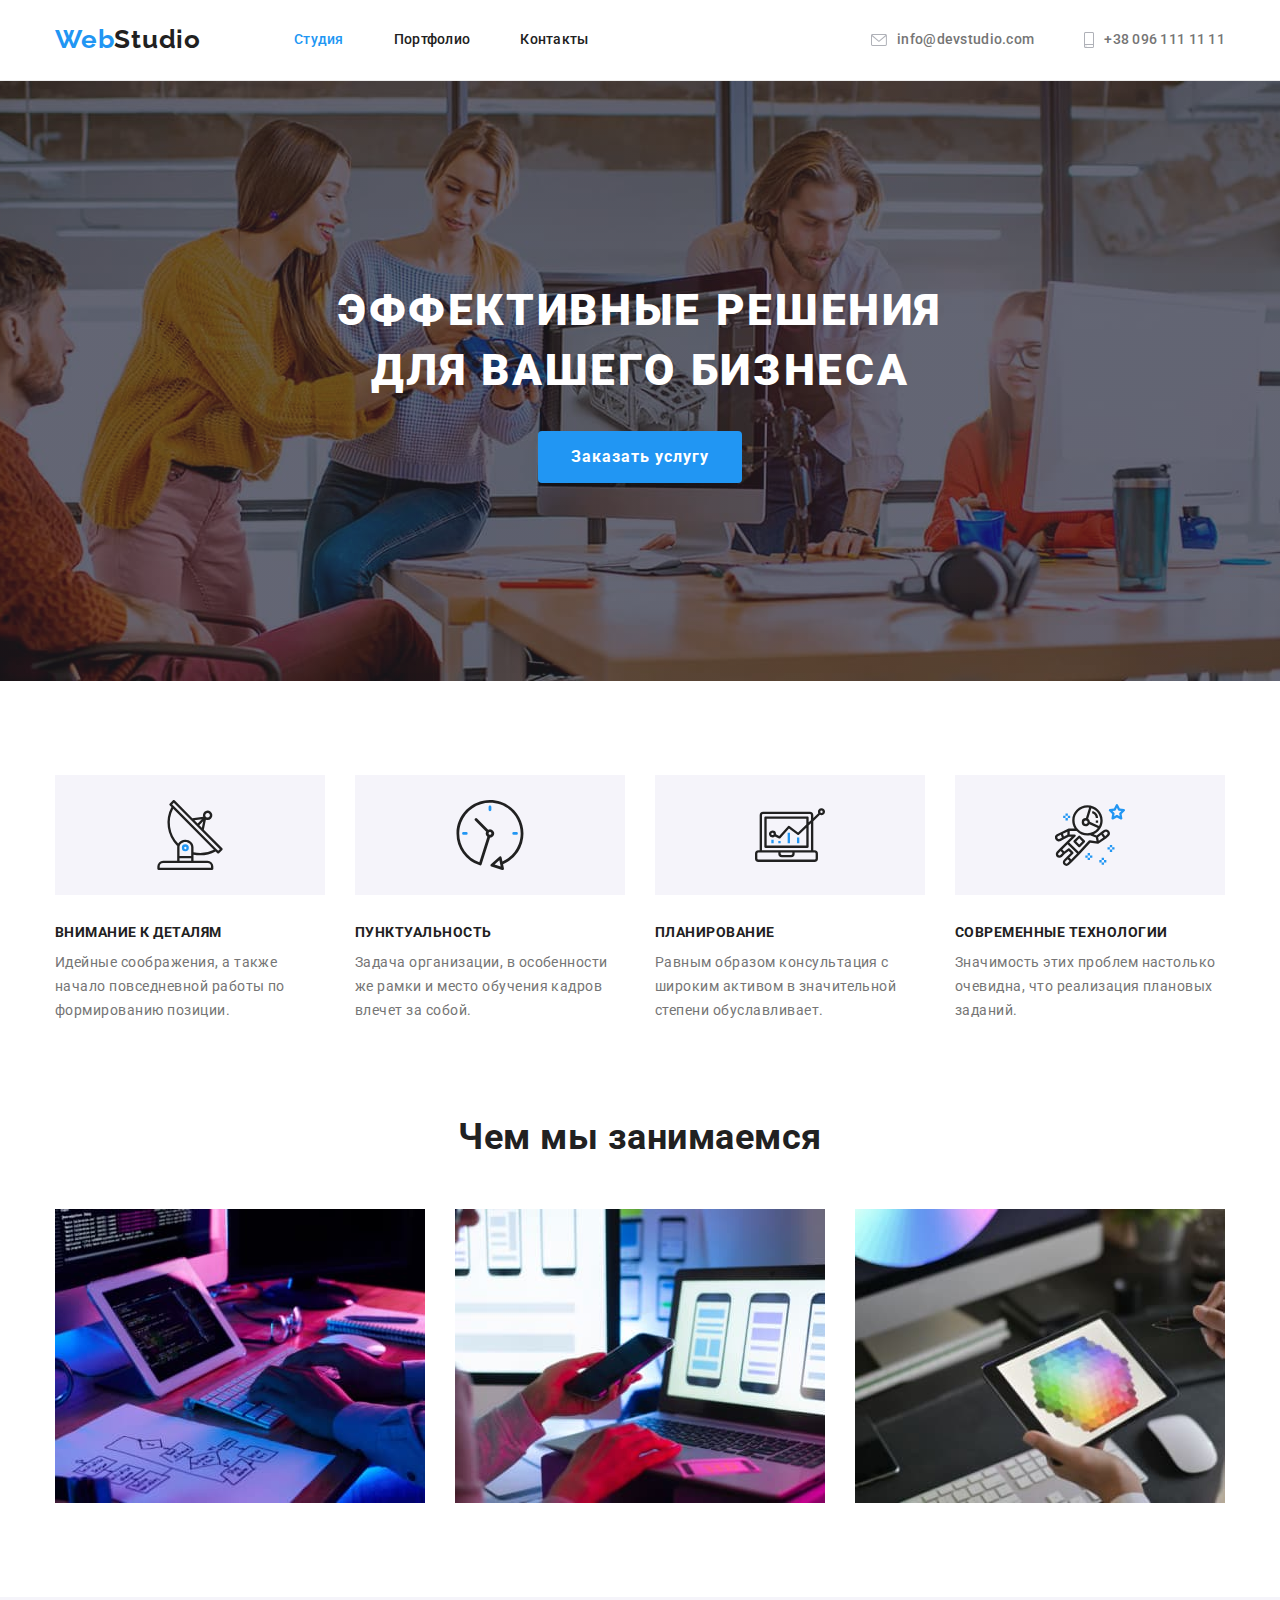
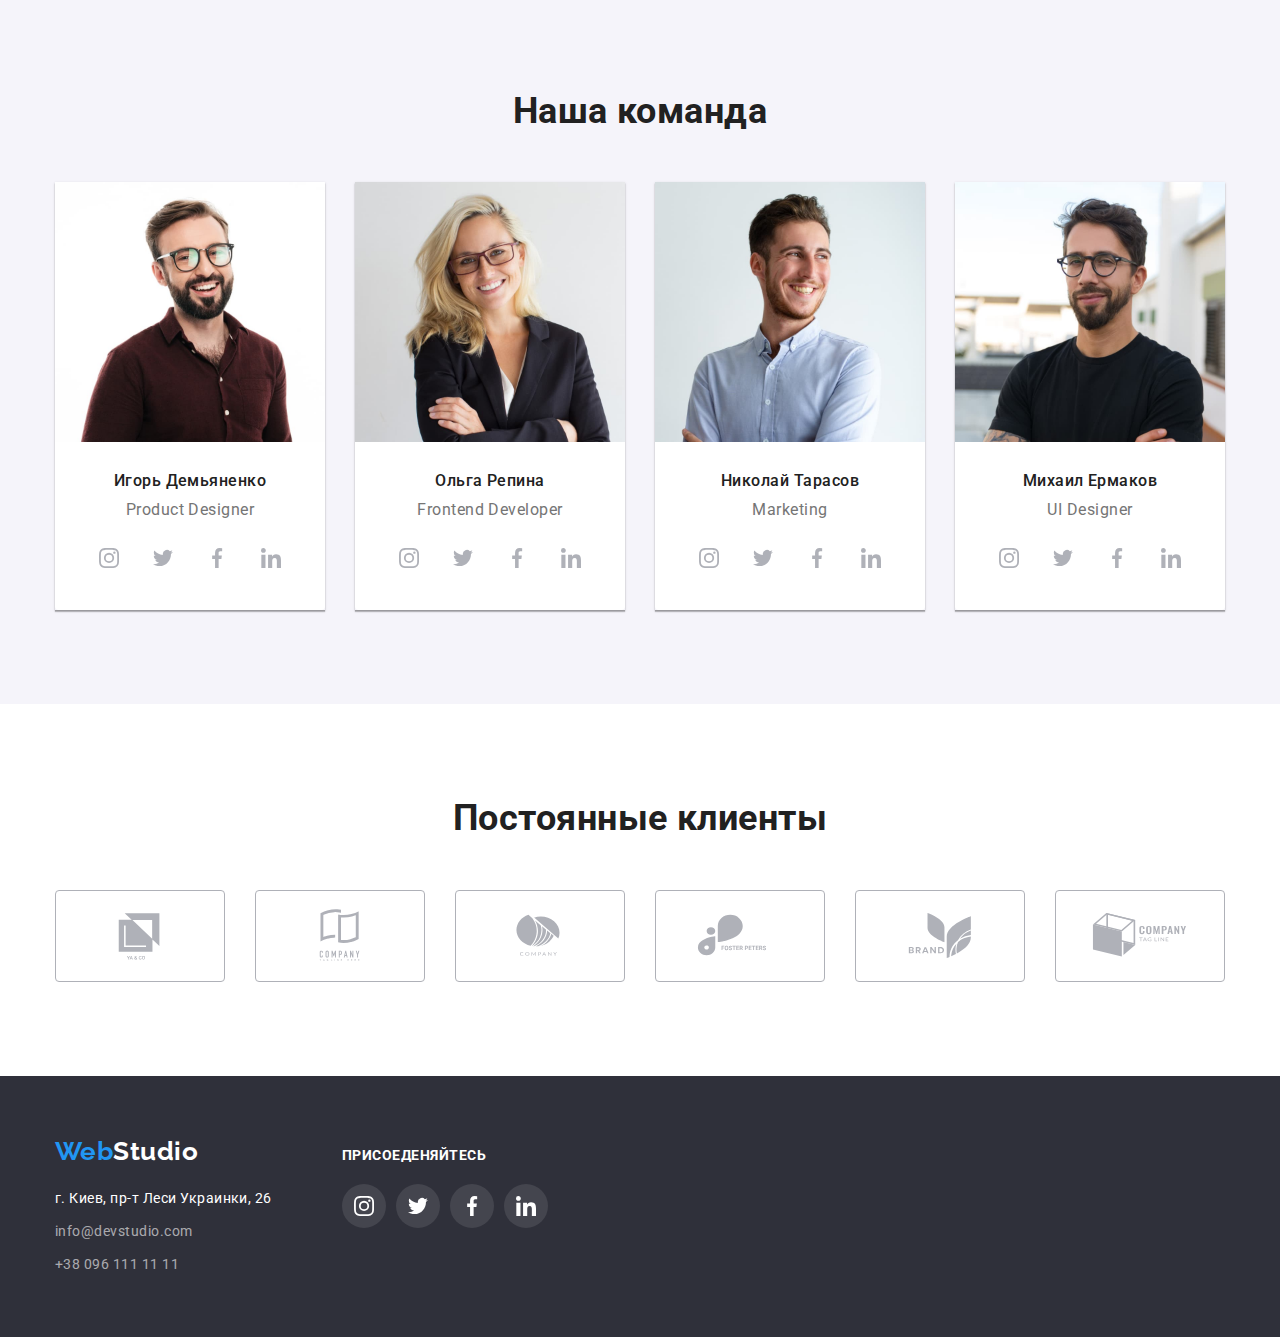
<file: index.html>
<!DOCTYPE html>
<html lang="ru">
<head>
    <meta charset="UTF-8">
    <meta http-equiv="X-UA-Compatible" content="IE=edge">
    <meta name="viewport" content="width=device-width, initial-scale=1.0">
    <title>WebStudio</title>
    <link href="https://fonts.googleapis.com/css2?family=Raleway:wght@700&family=Roboto:wght@400;500;700;900&display=swap"
        rel="stylesheet"/>
    <link rel="stylesheet" href="https://cdnjs.cloudflare.com/ajax/libs/modern-normalize/1.1.0/modern-normalize.min.css"/>
    <link rel="stylesheet" href="./css/styles.css" />
</head> 
<body class="page">
    <!-- Шапка страницы -->
    <header class="page-header">
        <div class="conteiner flex-header">
            <a href="./index.html" class="header__link--logo"><span class="color__text--logo">Web</span>Studio</a>
                <nav class="site-nav">
                    <ul class="header-nav list">
                        <li class="header-item"><a class="link current" href="./index.html">Студия</a></li>
                        <li class="header-item"><a class="link" href="./portfolio.html">Портфолио</a></li>
                        <li class="header-item"><a class="link" href="">Контакты</a></li>
                    </ul>
                </nav>
                    <ul class="contact list">
                        <li class="contact-item">
                            <a class="link-item" href="mailto:info@devstudio.com">
                                <svg class="contact-icon-mail">
                                    <use href="./images/symbol-defs.svg#icon-envelope">
                                    </use>
                                </svg>info@devstudio.com</a>
                            </li>
                        <li class="contact-item">
                            <a class="link-item" href="tel+380961111111">
                                <svg class="contact-icon-tel">
                                    <use href="./images/symbol-defs.svg#icon-smartphone">
                                    </use>
                                </svg>+38 096 111 11 11</a>
                             </li>
                    </ul>
        </div>
    </header>
    <!-- Уникальный контент страницы -->
    <main>
        <!-- Секция Герой -->
        <section class="hero">
            <div class="conteiner">
                <h1 class="hero-title">Эффективные решения для вашего бизнеса</h1>
                    <button class="hero-button" type="button">Заказать услугу</button>
            </div>
         </section>

         <!-- Секция Наши преимущества -->
        <section class="advantage">
            <div class="conteiner section">
            <!--Скрытый заголовок-->
        <h2 class="visually-hidden">Наши преимущества</h2>
            <ul class="advantage-list list">
                <li class="item icon-antenna">
                    <h3 class="advantage-title">Внимание к деталям</h3>
                    <p class="advantage-text">Идейные соображения, а также начало повседневной работы по формированию позиции.</p></li>
                <li class="item icon-clock">
                    <h3 class="advantage-title">Пунктуальность</h3>
                    <p class="advantage-text">Задача организации, в особенности же рамки и место обучения кадров влечет за собой.</p></li>
                <li class="item icon-diagram">
                    <h3 class="advantage-title">Планирование</h3>
                    <p class="advantage-text">Равным образом консультация с широким активом в значительной степени обуславливает.</p></li>
                <li class="item icon-astronaut">
                    <h3 class="advantage-title">Современные технологии</h3>
                    <p class="advantage-text">Значимость этих проблем настолько очевидна, что реализация плановых заданий.</p></li>
                </ul>
                
            </div>
    </section>

    <!-- Секция Примеры работ -->
    <section class="work-example">
        <div class="conteiner section">
        <h2 class="work-example-title">Чем мы занимаемся</h2>
            <ul class="example-images list">
                <div class="images-box">
                <li class="item"><img src="./images/img.jpg" alt="клавиатура и планшет" width="370"/></li>
                <li class="item"><img src="./images/img-2.jpg" alt="смартфон и ноутбук" width="370"/></li>
                <li class="item"><img src="./images/img-3.jpg" alt="планшет" width="370"/></li>
                </div>
            </ul>
            
        </div>
    </section>

         <!-- Секция Сотрудники -->
        <section class="employees">
            <div class="conteiner section">
            <h2 class="employees-title">Наша команда</h2>
                <ul class="employees-cards list">
                    <li class="card-item">
                        <div class="employees-cards-thumb">
                            <img src="./images/employees/img.jpg" alt="Сотрудник Игорь" width="270"/>
                        </div>
                        <div class="employees-cards-content">
                            <h3 class="card-title">Игорь Демьяненко</h3>
                            <p class="card-text" lang="en">Product Designer</p>
                                <ul class="social-link">
                                    <li class="link-icon">
                                         <a class="item-link" href="/">
                                         <svg class="item-icon">
                                            <use href="./images/symbol-defs.svg#icon-instagram"></use>
                                         </svg>
                                         </a>
                                     </li>
                                     <li class="link-icon">
                                        <a class="item-link" href="/">
                                        <svg class="item-icon">
                                            <use href="./images/symbol-defs.svg#icon-twitter"></use>
                                        </svg>
                                        </a>
                                    </li>
                                    <li class="link-icon">
                                        <a class="item-link" href="/">
                                            <svg class="item-icon">
                                                <use href="./images/symbol-defs.svg#icon-facebook"></use>
                                            </svg>
                                            </a>
                                     </li>
                                     <li class="link-icon">
                                         <a class="item-link" href="/">
                                            <svg class="item-icon">
                                                <use href="./images/symbol-defs.svg#icon-linkedin"></use>
                                            </svg>
                                            </a>
                                    </li>
                                 </ul>
                             </div>
                        </li>
                
                    <li class="card-item">
                        <div class="employees-cards-thumb">
                            <img src="./images/employees/img-2.jpg" alt="Сотрудник Ольга" width="270"/>
                        </div>
                        <div class="employees-cards-content">
                         <h3 class="card-title">Ольга Репина</h3>
                            <p class="card-text" lang="en">Frontend Developer</p>
                            <ul class="social-link">
                                <li class="link-icon">
                                    <a class="item-link" href="/">
                                        <svg class="item-icon">
                                            <use href="./images/symbol-defs.svg#icon-instagram"></use>
                                        </svg>
                                    </a>
                                </li>
                                <li class="link-icon">
                                    <a class="item-link" href="/">
                                        <svg class="item-icon">
                                            <use href="./images/symbol-defs.svg#icon-twitter"></use>
                                        </svg>
                                    </a>
                                </li>
                                <li class="link-icon">
                                    <a class="item-link" href="/">
                                        <svg class="item-icon">
                                            <use href="./images/symbol-defs.svg#icon-facebook"></use>
                                        </svg>
                                    </a>
                                </li>
                                <li class="link-icon">
                                    <a class="item-link" href="/">
                                        <svg class="item-icon">
                                            <use href="./images/symbol-defs.svg#icon-linkedin"></use>
                                        </svg>
                                    </a>
                                </li>
                            </ul>
                        </div>
                    </li> 
                    <li class="card-item">
                        <div class="employees-cards-thumb">
                            <img src="./images/employees/img-3.jpg" alt="Сотрудник Николай" width="270"/>
                        </div>
                        <div class="employees-cards-content">
                            <h3 class="card-title">Николай Тарасов</h3>
                            <p class="card-text" lang="en">Marketing</p>
                            <ul class="social-link">
                                <li class="link-icon">
                                    <a class="item-link" href="/">
                                        <svg class="item-icon">
                                            <use href="./images/symbol-defs.svg#icon-instagram"></use>
                                        </svg>
                                    </a>
                                </li>
                                <li class="link-icon">
                                    <a class="item-link" href="/">
                                        <svg class="item-icon">
                                            <use href="./images/symbol-defs.svg#icon-twitter"></use>
                                        </svg>
                                    </a>
                                </li>
                                <li class="link-icon">
                                    <a class="item-link" href="/">
                                        <svg class="item-icon">
                                            <use href="./images/symbol-defs.svg#icon-facebook"></use>
                                        </svg>
                                    </a>
                                </li>
                                <li class="link-icon">
                                    <a class="item-link" href="/">
                                        <svg class="item-icon">
                                            <use href="./images/symbol-defs.svg#icon-linkedin"></use>
                                        </svg>
                                    </a>
                                </li>
                            </ul>
                        </div>
                    </li> 
                    <li class="card-item">
                        <div class="employees-cards-thumb">
                            <img src="./images/employees/img-4.jpg" alt="Сотрудник Михаил" width="270"/>
                        </div>
                        <div class="employees-cards-content">
                            <h3 class="card-title">Михаил Ермаков</h3>
                            <p class="card-text" lang="en">UI Designer</p>
                            <ul class="social-link">
                                <li class="link-icon">
                                    <a class="item-link" href="/">
                                        <svg class="item-icon">
                                            <use href="./images/symbol-defs.svg#icon-instagram"></use>
                                        </svg>
                                    </a>
                                </li>
                                <li class="link-icon">
                                    <a class="item-link" href="/">
                                        <svg class="item-icon">
                                            <use href="./images/symbol-defs.svg#icon-twitter"></use>
                                        </svg>
                                    </a>
                                </li>
                                <li class="link-icon">
                                    <a class="item-link" href="/">
                                        <svg class="item-icon">
                                            <use href="./images/symbol-defs.svg#icon-facebook"></use>
                                        </svg>
                                    </a>
                                </li>
                                <li class="link-icon">
                                    <a class="item-link" href="/">
                                        <svg class="item-icon">
                                            <use href="./images/symbol-defs.svg#icon-linkedin"></use>
                                        </svg>
                                    </a>
                                </li>
                            </ul>
                        </div>
                    </li> 
                </ul>
            </div>
        </section>
        <section class="regular-customers">
            <div class="conteiner">
                <h2 class="customers-title">Постоянные клиенты</h2>
            <ul class="customers-list list">
                <li class="customers-item">
                    <a class="customers-link" href="/">
                    <svg class="customers-icon">
                        <use href="./images/symbol-defs.svg#icon-yaco">
                        </use>
                    </svg>
                </a>
                </li>
                <li class="customers-item"> 
                    <a class="customers-link" href="/">
                        <svg class="customers-icon">
                            <use href="./images/symbol-defs.svg#icon-company-th">
                            </use>
                        </svg>
                        </a>
                </li>
                <li class="customers-item"> 
                    <a class="customers-link" href="/">
                        <svg class="customers-icon">
                            <use href="./images/symbol-defs.svg#icon-company">
                            </use>
                        </svg>
                        </a>
                </li>
                <li class="customers-item"> 
                    <a class="customers-link" href="/">
                        <svg class="customers-icon">
                            <use href="./images/symbol-defs.svg#icon-foster">
                            </use>
                        </svg>
                        </a>
                </li>
                <li class="customers-item"> 
                    <a class="customers-link" href="/">
                        <svg class="customers-icon">
                            <use href="./images/symbol-defs.svg#icon-brand">
                            </use>
                        </svg>
                        </a>
                </li>
                <li class="customers-item"> 
                    <a class="customers-link" href="/">
                        <svg class="customers-icon">
                            <use href="./images/symbol-defs.svg#icon-company-tag-line">
                            </use>
                        </svg>
                        </a>
                </li>
            </ul>
            </div>
        </section>
    </main>

    <!-- Подвал страницы -->
    <footer class="page-footer">
        <div class="conteiner flex-footer">
        <div class="flex-box">
            <a href="/" class="footer__link--logo"><span class="color__text--logo">Web</span>Studio</a>
        <address>
            <ul class="footer-contact list">
                <li class="item"><p class="footer-text">г. Киев, пр-т Леси Украинки, 26</p></li>
                <li class="item"><a class="link" href="mailto:info@devstudio.com">info@devstudio.com</a></li>
                <li class="item"><a class="link" href="tel+380961111111">+38 096 111 11 11</a></li>
            </ul>
        </address>
        </div>
        <div class="flex-box-social">
        <article class="foter-title">Присоеденяйтесь</article>
        <ul class="footer-social-link">
        <li class="footer-link-icon">
            <a class="footer-item-link" href="/">
                <svg class="footer-icon">
                    <use href="./images/symbol-defs.svg#icon-instagram"></use>
                </svg>
            </a>
        </li>
        <li class="footer-link-icon">
            <a class="footer-item-link" href="/">
                 <svg class="footer-icon">
                 <use href="./images/symbol-defs.svg#icon-twitter"></use>
                </svg>
            </a>
        </li>
        <li class="footer-link-icon">
            <a class="footer-item-link" href="/">
                <svg class="footer-icon">
                    <use href="./images/symbol-defs.svg#icon-facebook"></use>
                 </svg>
            </a>
        </li>
        <li class="footer-link-icon">
            <a class="footer-item-link" href="/">
                 <svg class="footer-icon">
                    <use href="./images/symbol-defs.svg#icon-linkedin"></use>
                </svg>
            </a>
        </li>
        </ul>
        </div>
        </div>
    </footer>
</body>
</html>
</file>
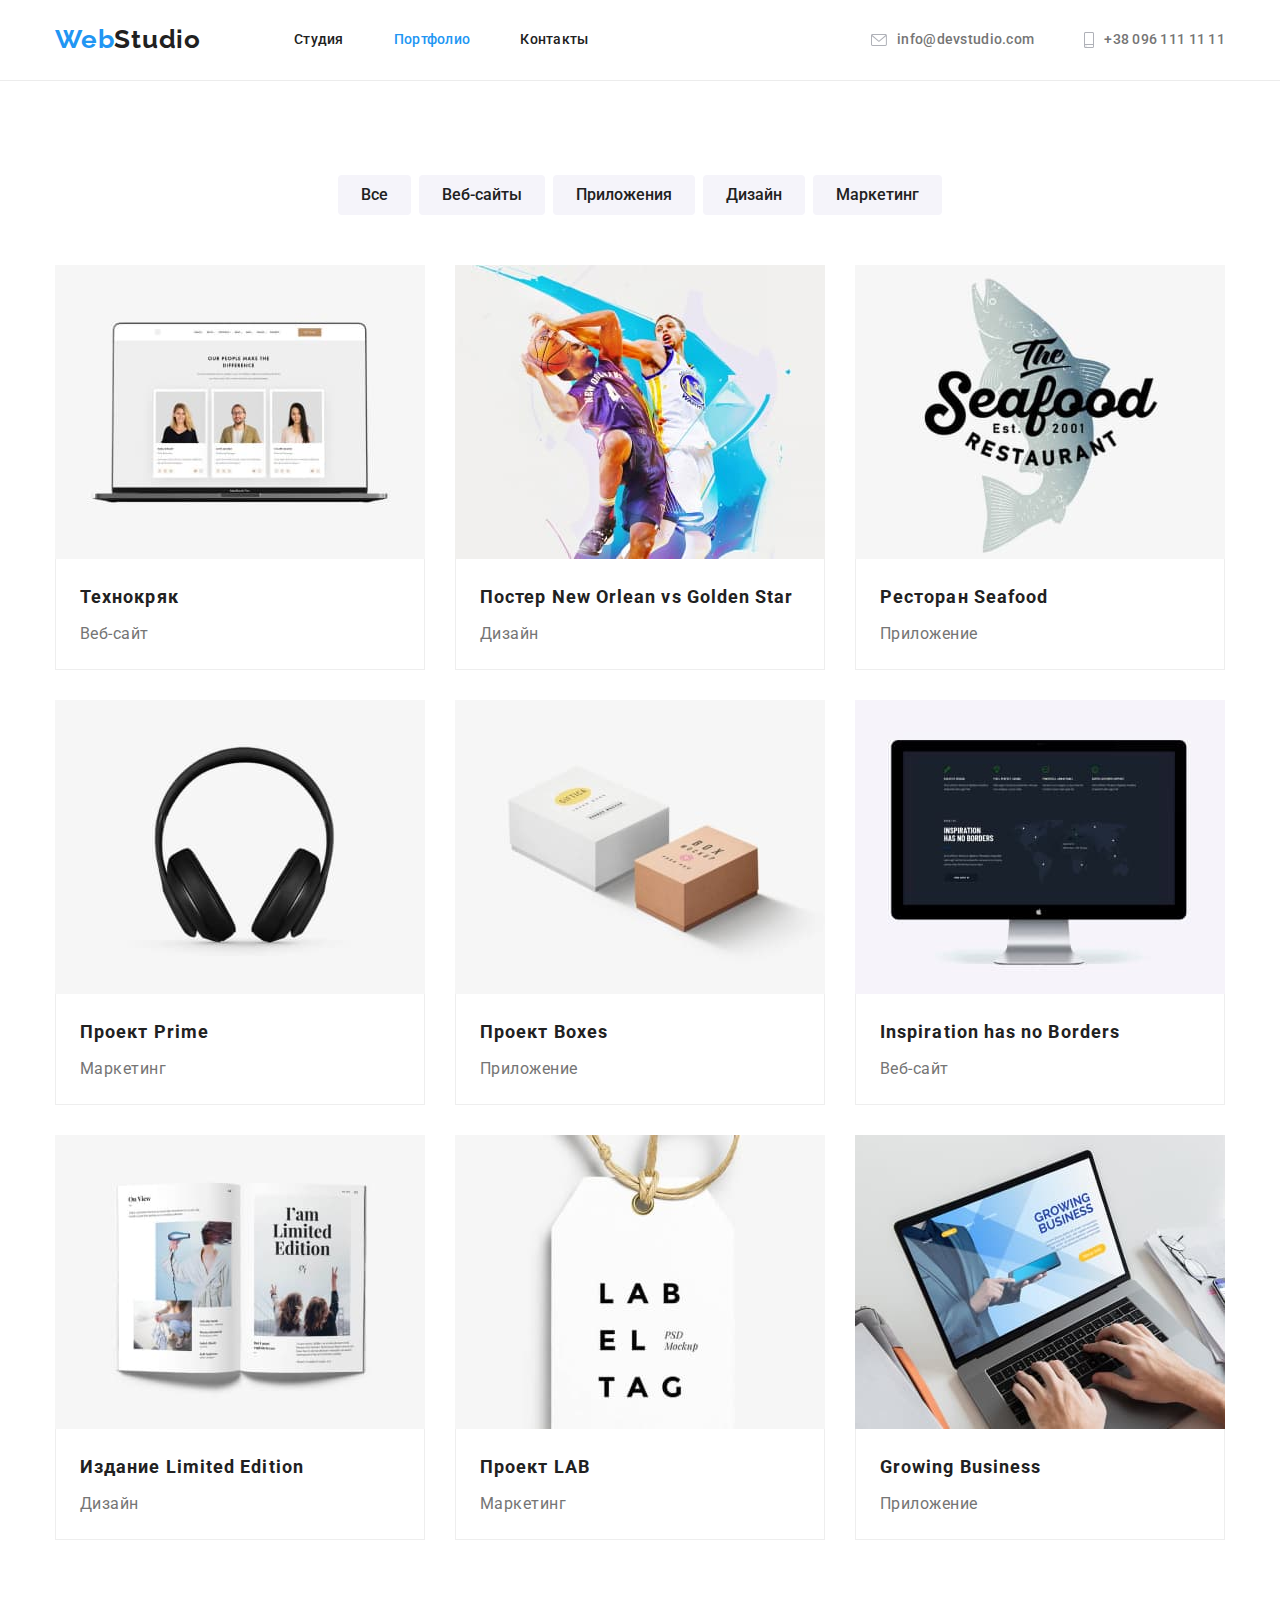
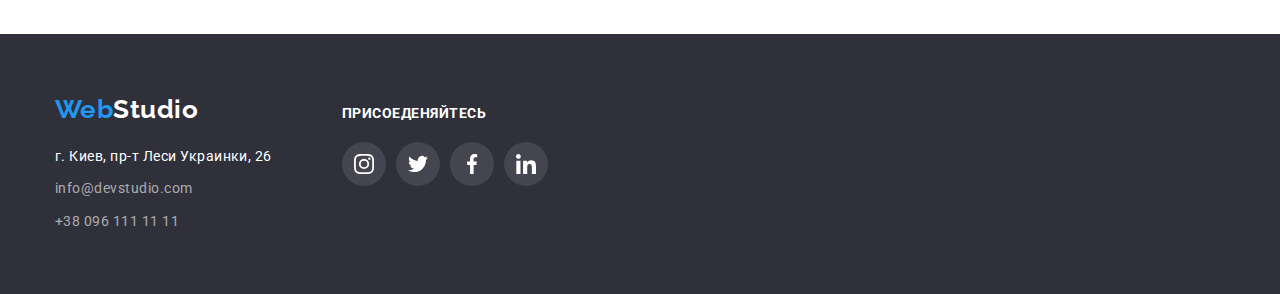
<file: portfolio.html>
<!DOCTYPE html>
<html lang="ru">

<head>
    <meta charset="UTF-8">
    <meta http-equiv="X-UA-Compatible" content="IE=edge">
    <meta name="viewport" content="width=device-width, initial-scale=1.0">
    <title>WebStudio</title>
    <link href="https://fonts.googleapis.com/css2?family=Raleway:wght@700&family=Roboto:wght@400;500;700;900&display=swap"
        rel="stylesheet" />
    <link rel="stylesheet" href="https://cdnjs.cloudflare.com/ajax/libs/modern-normalize/1.1.0/modern-normalize.min.css" />
    <link rel="stylesheet" href="./css/styles.css">
</head>

<body>
    <!-- Шапка страницы -->
<header class="page-header">
    <div class="conteiner flex-header">
        <a href="./index.html" class="header__link--logo"><span class="color__text--logo">Web</span>Studio</a>
        <nav class="site-nav">
            <ul class="header-nav list">
                <li class="header-item"><a class="link" href="./index.html">Студия</a></li>
                <li class="header-item"><a class="link current" href="./portfolio.html">Портфолио</a></li>
                <li class="header-item"><a class="link" href="">Контакты</a></li>
            </ul>
        </nav>
        <ul class="contact list">
            <li class="contact-item">
                <a class="link-item" href="mailto:info@devstudio.com">
                    <svg class="contact-icon-mail">
                        <use href="./images/symbol-defs.svg#icon-envelope">
                        </use>
                    </svg>info@devstudio.com
                </a>
            </li>
            <li class="contact-item">
                <a class="link-item" href="tel+380961111111">
                    <svg class="contact-icon-tel">
                        <use href="./images/symbol-defs.svg#icon-smartphone">
                        </use>
                    </svg>+38 096 111 11 11
                </a>
            </li>
        </ul>
    </div>
</header>
    <!-- Уникальный контент страницы -->
    <main>
        <section class="project-filter">
            <div class="conteiner section">
                <!-- Скрытый заголовок -->
                <h1 class="visually-hidden">Портфолио</h1>
            <ul class="filter-button list">
                <li class="item"><button type="button">Все</button></li>
                <li class="item"><button type="button">Веб-сайты</button></li>
                <li class="item"><button type="button">Приложения</button></li>
                <li class="item"><button type="button">Дизайн</button></li>
                <li class="item"><button type="button">Маркетинг</button></li>
            </ul>
            <ul class="project-cards list"> 
                <li class="item">
                    <a class="project-card-link" href="//">
                        <div class="card-thumb">
                            <img src="./images/portfolio/img.jpg" alt="ноубук и фото сотрудников" width="370"/>
                        </div>
                        <div class="card-content">
                            <h2 class="project-cards-title">Технокряк</h2>
                            <p class="project-cards-text">Веб-сайт</p>
                        </div>
                    </a>
                </li>
                <li class="item">
                    <a class="project-card-link" href="//">
                        <div class="card-thumb">
                            <img src="./images/portfolio/img-2.jpg" alt="баскетбольный мяч и игроки" width="370"/>
                        </div>
                        <div class="card-content">
                            <h2 class="project-cards-title">Постер New Orlean vs Golden Star</h2>
                            <p class="project-cards-text">Дизайн</p>
                        </div>
                    </a>
                </li>
                <li class="item">
                    <a class="project-card-link" href="//">
                        <div class="card-thumb">
                            <img src="./images/portfolio/img-3.jpg" alt="Рыба и текст" width="370" />
                        </div>
                        <div class="card-content">
                            <h2 class="project-cards-title">Ресторан Seafood</h2>
                            <p class="project-cards-text">Приложение</p>
                        </div>
                    </a>
                </li>
                <li class="item">
                    <a class="project-card-link" href="//">
                        <div class="card-thumb">
                            <img src="./images/portfolio/img-4.jpg" alt="Наушники" width="370" />
                        </div>
                        <div class="card-content">
                            <h2 class="project-cards-title">Проект Prime</h2>
                            <p class="project-cards-text">Маркетинг</p>
                        </div>
                    </a>
                </li>
                <li class="item">
                    <a class="project-card-link" href="//">
                        <div class="card-thumb">
                            <img src="./images/portfolio/img-5.jpg" alt="Белая и коричневая коробки" width="370" /> 
                        </div>
                        <div class="card-content">
                            <h2 class="project-cards-title">Проект Boxes</h2>   
                            <p class="project-cards-text">Приложение</p> 
                        </div>   
                    </a>
                </li>
                <li class="item">
                    <a class="project-card-link" href="//">
                        <div class="card-thumb">
                            <img src="./images/portfolio/img-6.jpg" alt="Моноблок" width="370" />
                        </div>
                        <div class="card-content">
                            <h2 class="project-cards-title">Inspiration has no Borders</h2>
                            <p class="project-cards-text">Веб-сайт</p>
                        </div>
                    </a>
                </li>
                <li class="item">
                    <a class="project-card-link" href="//">
                        <div class="card-thumb">
                            <img src="./images/portfolio/img-7.jpg" alt="Журнал" width="370" />
                        </div>
                        <div class="card-content">
                            <h2 class="project-cards-title">Издание Limited Edition</h2>
                            <p class="project-cards-text">Дизайн</p>
                        </div>
                    </a>
                </li>
                <li class="item">
                    <a class="project-card-link" href="//">
                        <div class="card-thumb">
                            <img src="./images/portfolio/img-8.jpg" alt="Бирка" width="370" />
                        </div>
                        <div class="card-content">
                            <h2 class="project-cards-title">Проект LAB</h2>
                            <p class="project-cards-text">Маркетинг</p>
                        </div>
                    </a>
                </li>
                <li class="item">
                    <a class="project-card-link" href="//">
                        <div class="card-thumb">
                            <img src="./images/portfolio/img-9.jpg" alt="Человек работает за ноутбуком" width="370" />
                        </div>
                        <div class="card-content">
                            <h2 class="project-cards-title">Growing Business</h2>
                            <p class="project-cards-text">Приложение</p>
                        </div>
                    </a>
                </li>
            </ul>
        </div>
        </section>
    </main>
    <!-- Подвал страницы -->
    <footer class="page-footer">
        <div class="conteiner flex-footer">
            <div class="flex-box">
                <a href="/" class="footer__link--logo"><span class="color__text--logo">Web</span>Studio</a>
                <address>
                    <ul class="footer-contact list">
                        <li class="item">
                            <p class="footer-text">г. Киев, пр-т Леси Украинки, 26</p>
                        </li>
                        <li class="item"><a class="link" href="mailto:info@devstudio.com">info@devstudio.com</a></li>
                        <li class="item"><a class="link" href="tel+380961111111">+38 096 111 11 11</a></li>
                    </ul>
                </address>
            </div>
            <div class="flex-box-social">
                <article class="foter-title">Присоеденяйтесь</article>
                <ul class="footer-social-link">
                    <li class="footer-link-icon">
                        <a class="footer-item-link" href="/">
                            <svg class="footer-icon">
                                <use href="./images/symbol-defs.svg#icon-instagram"></use>
                            </svg>
                        </a>
                    </li>
                    <li class="footer-link-icon">
                        <a class="footer-item-link" href="/">
                            <svg class="footer-icon">
                                <use href="./images/symbol-defs.svg#icon-twitter"></use>
                            </svg>
                        </a>
                    </li>
                    <li class="footer-link-icon">
                        <a class="footer-item-link" href="/">
                            <svg class="footer-icon">
                                <use href="./images/symbol-defs.svg#icon-facebook"></use>
                            </svg>
                        </a>
                    </li>
                    <li class="footer-link-icon">
                        <a class="footer-item-link" href="/">
                            <svg class="footer-icon">
                                <use href="./images/symbol-defs.svg#icon-linkedin"></use>
                            </svg>
                        </a>
                    </li>
                </ul>
            </div>
        </div>
    </footer>
</body>

</html>
</file>
<file: css/styles.css>
/* Сброс марджинов и падингов по тегам */
ul {
  padding: 0px;
  margin: 0px;
}
h1,
h2,
h3,
h4,
h5,
h6 {
  padding: 0px;
  margin: 0px;
}
p {
  padding: 0px;
  margin: 0px;
}
img {
  display: block;
  max-width: 100%;
  height: auto;
}
/* Переменные (var) */
:root {
  --primery-text-color: #757575;
  --title-text-color: #212121;
  --accent-color: #2196f3;
  --hero-footer-bcg-color: #2f303a;
  --primery-bcg-color: #ffffff;
  --employees-bcg-color: #f5f4fa;
  --footer-contact-color: rgba(255, 255, 255, 0.6);
  --hero-button-hover-color: #188ce8;
  --border-color-cards: #eeeeee;
  --card-set-gap: 30px;
  --primery-gap: 30px;
  --primery-icon-color: rgba(175, 177, 184, 1);
}

/* Сброс точек и подчеркиваний */
.list {
  list-style: none;
}

/* Скрытый заголовки */
/* .hidden-title {
  visibility: hidden;
  display: none;
} */

.visually-hidden {
  position: absolute;
  width: 1px;
  height: 1px;
  margin: -1px;
  padding: 0;
  overflow: hidden;
  border: 0;
  clip: rect(0 0 0 0);
}
/* Стилизация кнопки */
button {
  color: var(--title-text-color);
  background-color: var(--employees-bcg-color);
  font-family: inherit;
  font-weight: 500;
  font-size: 16px;
  line-height: 1.62;
  text-align: center;

  cursor: pointer;
  display: inline-block;
  padding: 6px 22px;
  border-radius: 4px;
  border: 1px solid transparent;
}

button:hover,
button:focus {
  color: var(--primery-bcg-color);
  background-color: var(--accent-color);
  box-shadow: 0px 3px 1px rgba(0, 0, 0, 0.1), 0px 1px 2px rgba(0, 0, 0, 0.08),
    0px 2px 2px rgba(0, 0, 0, 0.12);
}

/* Контейнер Центровочный */
.conteiner {
  margin-right: auto;
  margin-left: auto;
  width: 1200px;

  /* outline: 1px solid red; */
  padding-right: 15px;
  padding-left: 15px;
}

/* Падинги для одинаковых секций */

/* Body */

body {
  color: var(--primery-text-color);
  background-color: var(--primery-bcg-color);
  font-family: "Roboto", sans-serif;
  letter-spacing: 0.03em;
}

/* Хедер */

.page-header {
  font-weight: 500;
  font-size: 14px;
  line-height: 1.14;
  letter-spacing: 0.02em;

  border-bottom: 1px solid #ececec;
}

.flex-header {
  display: flex;
  align-items: center;
}

/* Логотип */
.header__link--logo {
  color: var(--title-text-color);
  font-family: "Raleway", sans-serif;
  font-weight: 700;
  font-size: 26px;
  line-height: 1.19;
  letter-spacing: 0.03em;
  text-decoration: none;

  display: block;
  padding-top: 24px;
  padding-bottom: 25px;
}

.color__text--logo {
  color: var(--accent-color);
}
.header__link--logo:hover,
.header__link--logo:focus {
  color: var(--accent-color);
}

/* Навигация сайта */

.header-nav .link {
  color: var(--title-text-color);
  text-decoration: none;

  display: block;
  padding-top: 32px;
  padding-bottom: 32px;
}

.header-nav {
  display: flex;
  margin-left: 93px;
}

.header-nav > .header-item:not(:last-child) {
  margin-right: 50px;
}

.header-nav .link:hover,
.header-nav .link:focus,
.header-nav .current {
  color: var(--accent-color);
}

/* Контакты */

.contact {
  display: flex;
  margin-left: auto;
  align-items: center;
}

.contact > .contact-item:not(:last-child) {
  margin-right: 50px;
}

.contact .link-item {
  color: var(--primery-text-color);
  text-decoration: none;
  align-items: center;
  display: inline-flex;
  padding-top: 32px;
  padding-bottom: 32px;
}
.link-item .contact-icon-mail:hover,
.link-item .contact-icon-mail:focus {
  fill: var(--accent-color);
}
.link-item .contact-icon-tel:hover,
.link-item .contact-icon-tel:focus {
  fill: var(--accent-color);
}

.contact-item .link-item:hover,
.contact-item .link-item:focus {
  color: var(--accent-color);
}

.contact-icon-mail {
  width: 16px;
  height: 12px;
  fill: var(--primery-icon-color);
  margin-right: 10px;
  display: inline-flex;
}
.contact .link-item:hover .contact-icon-mail,
.contact .link-item:focus .contact-icon-mail {
  fill: var(--accent-color);
}
.contact .link-item:hover .contact-icon-tel,
.contact .link-item:focus .contact-icon-tel {
  fill: var(--accent-color);
}
.contact-icon-tel {
  width: 10px;
  height: 16px;
  fill: var(--primery-icon-color);
  margin-right: 10px;
  display: inline-flex;
}
/* Секция Герой */
.hero {
  background-color: var(--hero-footer-bcg-color);
  text-align: center;

  padding-top: 200px;
  padding-bottom: 200px;
  max-width: 1600px;
  height: 600px;
  margin: 0 auto;

  background-image: linear-gradient(
      to right,
      rgba(47, 48, 58, 0.4),
      rgba(47, 48, 58, 0.4)
    ),
    url(../images/Img-hero.jpg);
  background-repeat: no-repeat;
  background-size: cover;
  background-position: center;
}

/* Заголовок Героя */
.hero-title {
  color: var(--primery-bcg-color);
  font-weight: 900;
  font-size: 44px;
  line-height: 1.36;
  letter-spacing: 0.06em;
  text-transform: uppercase;
  text-align: center;
  /* outline: 1px solid red; */

  /* margin-top: 0; */
  max-width: 696px;
  margin: 0 auto;
  margin-bottom: 30px;
}

/* Кнопка в Герое */
.hero-button {
  color: var(--primery-bcg-color);
  background-color: var(--accent-color);
  font-family: inherit;
  font-weight: 700;
  font-size: 16px;
  line-height: 1.87;
  letter-spacing: 0.06em;

  padding: 10px 32px;
  border-radius: 4px;
  text-align: center;
  border: 1px solid transparent;
  display: inline-block;
}

.hero-button:hover,
.hero-button:focus {
  background-color: var(--hero-button-hover-color);
  box-shadow: 0px 4px 4px rgba(0, 0, 0, 0.15);
}

/* Секция наши преимущества  */

.advantage {
  color: var(--primery-text-color);
  background-color: var(--primery-bcg-color);
  padding-top: 94px;
  padding-bottom: 94px;
}

.advantage-list {
  display: flex;
}

.advantage-list > .item {
  flex-basis: calc(100% / 4);
  margin-right: var(--primery-gap);
}

.advantage-list > .item:last-child {
  margin-right: 0;
}

.advantage-list .item::before {
  content: "";
  margin-bottom: 30px;
  display: block;
  height: 120px;
  background-color: var(--employees-bcg-color);
  background-repeat: no-repeat;
  background-position: center;
}

.advantage-list .icon-antenna::before {
  background-image: url(../images/antenna.svg);
}

.advantage-list .icon-clock::before {
  background-image: url(../images/clock.svg);
}

.advantage-list .icon-diagram::before {
  background-image: url(../images/diagram.svg);
}

.advantage-list .icon-astronaut::before {
  background-image: url(../images/astronaut.svg);
}

/* Заголовок */
.advantage-title {
  color: var(--title-text-color);
  font-weight: 700;
  font-size: 14px;
  line-height: 1.14;
  text-transform: uppercase;

  margin-bottom: 10px;
}

/* Текст в секции Наши преимущества */
.advantage-text {
  font-size: 14px;
  line-height: 1.71;
}

/* Секция примеры работ */

.work-example {
  color: var(--primery-text-color);
  background-color: var(--primery-bcg-color);
  padding-bottom: 94px;
}

.images-box {
  display: flex;
}

.images-box > .item {
  flex-basis: calc(100% / 3);
  margin-right: var(--primery-gap);
}
.images-box > .item:last-child {
  margin-right: 0;
}

/* Заголовок */
.work-example-title {
  color: var(--title-text-color);
  font-weight: 700;
  font-size: 36px;
  line-height: 1.16;
  text-align: center;

  margin-bottom: 50px;
}

/* Секция сотрудники */

.employees {
  color: var(--primery-text-color);
  background-color: var(--employees-bcg-color);
  padding-top: 94px;
  padding-bottom: 94px;
}

.employees-cards {
  display: flex;
}

.employees-cards > .card-item {
  flex-basis: calc(100% / 4);
  margin-right: var(--primery-gap);
  box-shadow: 0px 1px 3px rgba(0, 0, 0, 0.12), 0px 1px 1px rgba(0, 0, 0, 0.14),
    0px 2px 1px rgba(0, 0, 0, 0.2);
}

.employees-cards > .card-item:last-child {
  margin-right: 0;
}

.employees-cards-content {
  background-color: var(--primery-bcg-color);
  padding-top: var(--primery-gap);
  padding-bottom: var(--primery-gap);
  list-style: none;
  border-radius: 0px 0px 4px 4px;
}
/* Заголовок */
.employees-title {
  color: var(--title-text-color);
  font-weight: 700;
  font-size: 36px;
  line-height: 1.16;
  text-align: center;

  margin-bottom: 50px;
}

/* Заголовок карточек сотрудников */
.card-title {
  color: var(--title-text-color);
  font-weight: 500;
  font-size: 16px;
  line-height: 1.18;
  text-align: center;

  margin-bottom: 10px;
}

/* Текст в карточках сотрудников */
.card-text {
  font-size: 16px;
  line-height: 1.18;
  text-align: center;
  margin-bottom: 16px;
}

.social-link {
  display: flex;
  justify-content: center;
  align-items: center;
  /* outline: 1px solid violet;
  background-color: yellow; */
}

.social-link .link-icon {
  list-style: none;
  width: 44px;
  height: 44px;
  margin-right: 10px;
  /* outline: 1px solid springgreen; */
}
.link-icon:last-child {
  margin-right: 0px;
}

/* .social-link .link-icon:hover,
.social-link .link-icon:focus {
  background-color: var(--accent-color);
} */

.item-link {
  border-radius: 50%;
  align-items: center;
  justify-content: center;
  /* padding: 12px; */
  display: inline-flex;
  width: 100%;
  height: 100%;
  fill: var(--primery-icon-color);
}

.item-link:hover,
.item-link:focus {
  fill: var(--primery-bcg-color);
  background-color: var(--accent-color);
}
.item-link .item-icon {
  height: 20px;
  width: 20px;
}

/* Секция наши постоянные клиенты */
.regular-customers {
  padding-top: 94px;
  padding-bottom: 94px;
}
.customers-title {
  color: var(--title-text-color);
  font-weight: 700;
  font-size: 36px;
  line-height: 1.16;
  text-align: center;
  margin-bottom: 50px;
}
.customers-list {
  display: flex;
  /* justify-content: center;
  align-items: center; */
}

.customers-list .customers-item {
  flex-basis: calc(100% / 6);
  margin-right: var(--primery-gap);
  width: 170px;
  height: 92px;
  /* border: 1px solid var(--primery-icon-color);
  border-radius: 4px; */
  /* padding: 16px 32px; */
}

.customers-list .customers-item:last-child {
  margin-right: 0px;
}

.customers-item .customers-link {
  display: inline-flex;
  text-decoration: none;
  border: 1px solid var(--primery-icon-color);
  border-radius: 4px;
  width: 100%;
  height: 100%;
  align-items: center;
  justify-content: center;
}

.customers-link .customers-icon {
  /* justify-content: center;
  align-items: center;
  background-repeat: no-repeat; */
  width: 106px;
  height: 60px;
  /* padding: 16px 32px; */
  fill: var(--primery-icon-color);
}
.customers-link:hover .customers-icon,
.customers-link:focus .customers-icon {
  fill: var(--accent-color);
}

.customers-item .customers-link:hover,
.customers-item .customers-link:focus {
  border: 1px solid var(--accent-color);
}

/* Футер */
.page-footer {
  color: var(--primery-bcg-color);
  background-color: var(--hero-footer-bcg-color);
  padding-top: 60px;
  padding-bottom: 60px;
}

/* Логотип */
.footer__link--logo {
  color: var(--primery-bcg-color);
  font-family: "Raleway", sans-serif;
  font-weight: 700;
  font-size: 26px;
  line-height: 1.19;
  text-decoration: none;

  display: block;
  margin-bottom: 20px;
}

.footer__link--logo:hover,
.footer__link--logo:focus {
  color: var(--accent-color);
}

/* Футер-контакты */
.footer-contact .link {
  color: var(--footer-contact-color);
  text-decoration: none;
  font-style: normal;
  font-family: Roboto;
  font-size: 14px;
  line-height: 1.71;
}

.footer-contact > .item:not(:last-child) {
  margin-bottom: 9px;
}

.footer-contact .link:hover,
.footer-contact .link:focus {
  color: var(--accent-color);
}

/* Футер текст */
.footer-text {
  font-size: 14px;
  line-height: 1.71;
  font-style: normal;

  margin-bottom: 9px;
}
.foter-title {
  color: var(--primery-bcg-color);
  font-weight: 700;
  font-size: 14px;
  line-height: 1.14;
  text-transform: uppercase;
  margin-bottom: 20px;
}
.flex-footer {
  display: flex;
  align-items: baseline;
}

.flex-box {
  margin-right: 70px;
}
.footer-social-link {
  display: flex;
}

.footer-link-icon {
  list-style: none;
  border-radius: 50%;
  width: 44px;
  height: 44px;
  margin-right: 10px;
  background-repeat: no-repeat;
  background: rgba(255, 255, 255, 0.1);
}
.footer-link-icon:last-child {
  margin-right: 0px;
}

.footer-item-link .footer-icon {
  height: 20px;
  width: 20px;
}
.footer-item-link {
  display: inline-flex;
  border-radius: 50%;
  width: 100%;
  height: 100%;
  align-items: center;
  justify-content: center;
}

.footer-item-link:hover,
.footer-item-link:focus {
  background-color: var(--accent-color);
}

/* .footer-social-link .footer-link-icon:hover,
.footer-social-link .footer-link-icon:focus {
  background-color: var(--accent-color);
} */
.footer-icon {
  fill: var(--primery-bcg-color);
}

/* Portfolio */

/* Секция фильтр-кнопки */
.project-filter {
  padding-top: 94px;
  padding-bottom: 94px;
}

.filter-button.list {
  margin-bottom: 50px;
  display: flex;
  justify-content: center;
}

.filter-button > .item:not(:last-child) {
  margin-right: 8px;
}

/* Карточки проектов */
.project-cards {
  display: flex;
  flex-wrap: wrap;
  margin-top: calc(-1 * var(--card-set-gap));
  margin-left: calc(-1 * var(--card-set-gap));
}

.project-cards > .item {
  flex-basis: calc(100% / 3 - var(--card-set-gap));
  margin-top: var(--card-set-gap);
  margin-left: var(--card-set-gap);
}
.project-card-link {
  display: block;
}

.item .project-card-link:hover,
.item .project-card-link:focus {
  box-shadow: 0px 1px 1px rgba(0, 0, 0, 0.12), 0px 4px 4px rgba(0, 0, 0, 0.06),
    1px 4px 6px rgba(0, 0, 0, 0.16);
}
/* .project-cards > .item:hover,
.project-cards > .item:focus {
  box-shadow: 0px 1px 1px rgba(0, 0, 0, 0.12), 0px 4px 4px rgba(0, 0, 0, 0.06),
    1px 4px 6px rgba(0, 0, 0, 0.16);
} */
/* .card-thumb {
  outline: 1 px sold salmon;
} */

/* Контент в карточках */
.card-content {
  padding: 20px 24px;
  border-bottom: 1px solid var(--border-color-cards);
  border-right: 1px solid var(--border-color-cards);
  border-left: 1px solid var(--border-color-cards);
}

/* .card-content:hover,
.card-content:focus {
  box-shadow: 0px 1px 1px rgba(0, 0, 0, 0.12), 0px 4px 4px rgba(0, 0, 0, 0.06),
    1px 4px 6px rgba(0, 0, 0, 0.16);
} */
/* Заголовок карточек проектов */
.project-cards-title {
  color: var(--title-text-color);
  font-weight: 700;
  font-size: 18px;
  line-height: 2;
  letter-spacing: 0.06em;

  margin-bottom: 4px;
}

/* Текст карточек проектов */
.project-cards-text {
  color: var(--primery-text-color);
  font-size: 16px;
  line-height: 1.87;
}

/* Стилизация ссылки карты проекта */
.project-card-link {
  text-decoration: none;
}
/* .project-filter {
  background-color: yellow;
} */

/* .item * {
  outline: 1px solid violet;
} */
/* .card-item * {
  outline: 1px solid violet;
} */
</file>
